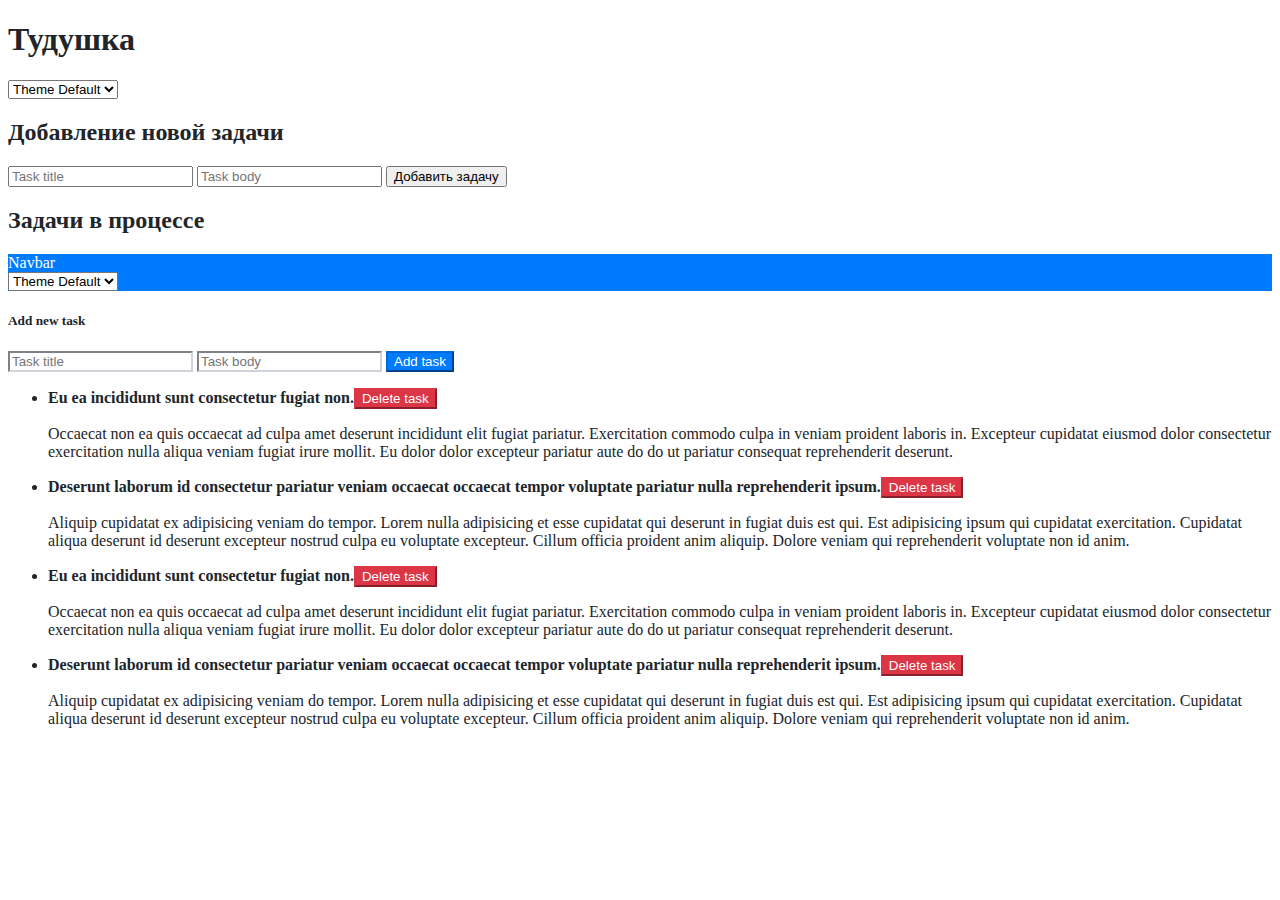
<file: index.html>
<!DOCTYPE html>
<html lang="ru">
<head>
    <meta charset="UTF-8">
    <meta http-equiv="X-UA-Compatible" content="IE=edge">
    <meta name="viewport" content="width=device-width, initial-scale=1.0">
    <!-- <link href="https://cdn.jsdelivr.net/npm/bootstrap@5.0.1/dist/css/bootstrap.min.css" rel="stylesheet" integrity="sha384-+0n0xVW2eSR5OomGNYDnhzAbDsOXxcvSN1TPprVMTNDbiYZCxYbOOl7+AMvyTG2x" crossorigin="anonymous"> -->
    <link rel="stylesheet" href="/css/style.css">
    <title>Todo list</title>
</head>
<body>
    <header class="header">
        <h1 class="header__title">Тудушка</h1>
        <form action="" class="header__form">
            <select id="themeSelect" class="header__select">
                <option value="default">Theme Default</option>
                <option value="light">Theme Light</option>
                <option value="dark">Theme Dark</option>
            </select>
        </form>
    </header>

    <section class="new-task">
        <div class="container">
            <h2 class="title">Добавление новой задачи</h2>
            <form name="addTask" class="new-task__form">
                <input
                    type="text"
                    name="title"
                    id="title"
                    class="new-task__input"
                    placeholder="Task title"
                >
                <input
                    type="text"
                    name="body"
                    id="body"
                    class="new-task__input"
                    placeholder="Task body"
                >
                <button type="submit" class="btn btn_task">
                    Добавить задачу
                </button>
            </form>
        </div>
    </section>

    <section class="tasks">
        <div class="container">
            <h2 class="title">Задачи в процессе</h2>
            <div class="tasks__wrapper">
                
            </div>
        </div>
    </section>




    <nav class="header navbar navbar-dark bg-primary">
        <a class="navbar-brand">Navbar</a>
        <form class="form-inline">
            <select id="themeSelect" class="form-select form-select-sm">
                <option value="default">Theme Default</option>
                <option value="light">Theme Light</option>
                <option value="dark">Theme Dark</option>
            </select>
        </form>
    </nav>

    <div class="form-section mt-5">
        <div class="container">
            <div class="row">
                <div class="col col-8 mx-auto">
                    <div class="card">
                        <div class="card-body">
                            <h5 class="card-title">Add new task</h5>
                            <form name="addTask">
                                <input
                                    type="text"
                                    name="title"
                                    id="title"
                                    class="form-control"
                                    placeholder="Task title"
                                >
                                <input
                                    type="text"
                                    name="body"
                                    id="body"
                                    class="form-control mt-3"
                                    placeholder="Task body"
                                >
                                <button type="submit" class="btn btn-primary mt-4">
                                    Add task
                                </button>
                            </form>
                        </div>
                    </div>
                </div>
            </div>
        </div>
    </div>
    
    <div class="task-list-section mt-5">
        <div class="container">
            <ul class="list-group"></ul>
        </div>
    </div>

    <script src="js/script.js"></script>
</body>
</html>
</file>
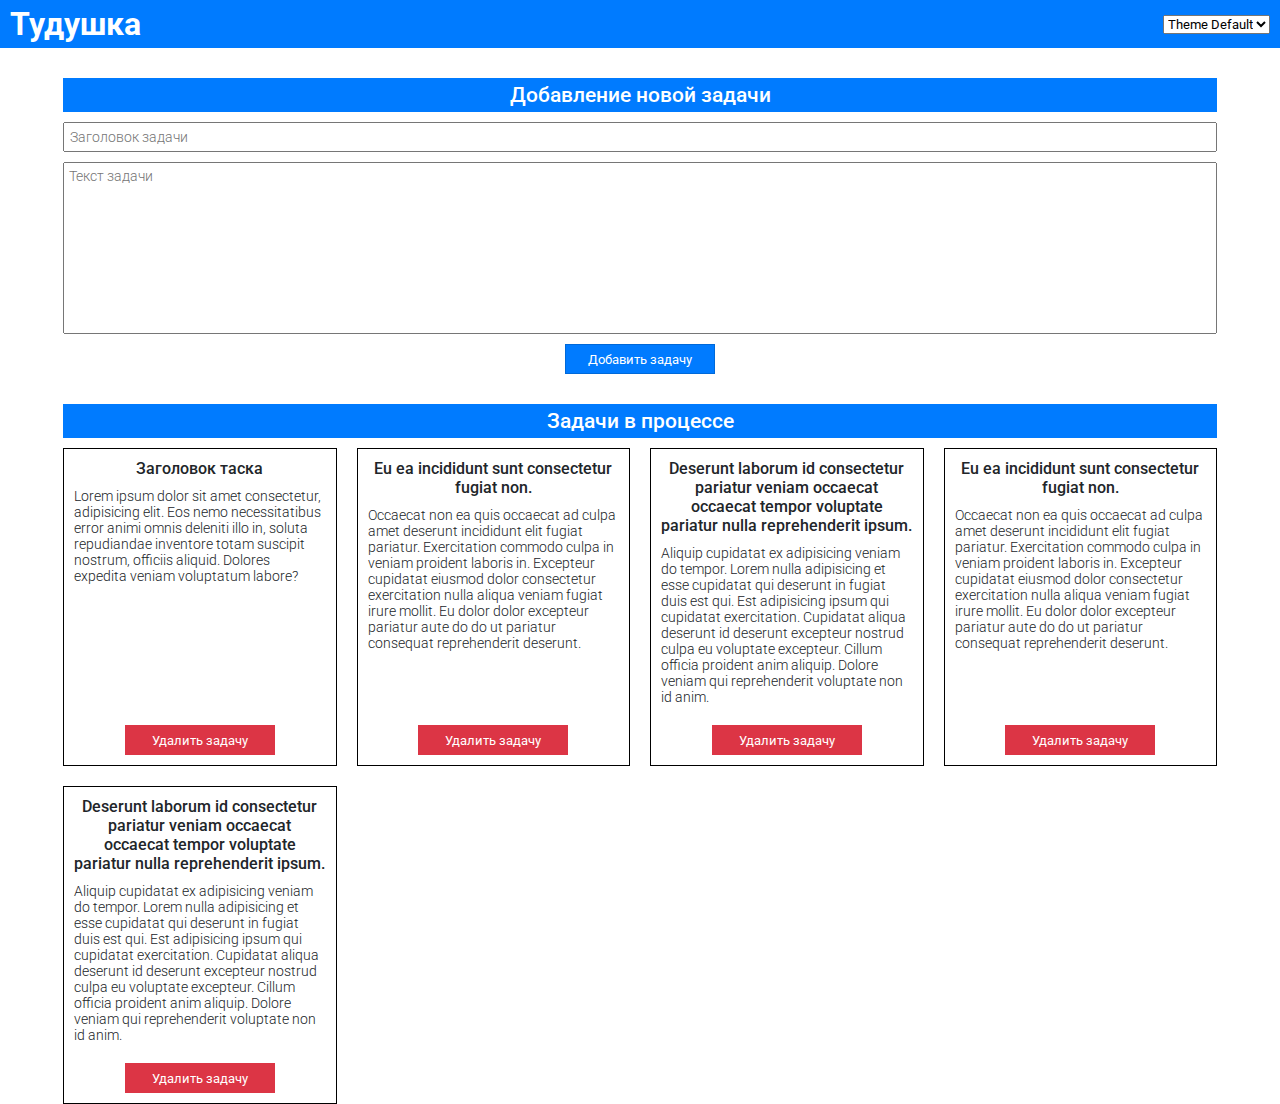
<file: src/index.html>
<!DOCTYPE html>
<html lang="ru">
<head>
    <meta charset="UTF-8">
    <meta http-equiv="X-UA-Compatible" content="IE=edge">
    <meta name="viewport" content="width=device-width, initial-scale=1.0">
    <!-- <link href="https://cdn.jsdelivr.net/npm/bootstrap@5.0.1/dist/css/bootstrap.min.css" rel="stylesheet" integrity="sha384-+0n0xVW2eSR5OomGNYDnhzAbDsOXxcvSN1TPprVMTNDbiYZCxYbOOl7+AMvyTG2x" crossorigin="anonymous"> -->
    <link rel="stylesheet" href="css/style.min.css">
    <title>Todo list</title>
</head>
<body>
    <header class="header">
        <h1 class="header__title">Тудушка</h1>
        <form action="" class="header__form">
            <select id="themeSelect" class="header__select">
                <option value="default">Theme Default</option>
                <option value="light">Theme Light</option>
                <option value="dark">Theme Dark</option>
            </select>
        </form>
    </header>

    <section class="new-task">
        <div class="container">
            <h2 class="title">Добавление новой задачи</h2>
            <form name="addTask" class="new-task__form">
                <input
                    type="text"
                    name="title"
                    id="title"
                    class="new-task__input"
                    placeholder="Заголовок задачи"
                >
                <textarea
                    type="text"
                    name="body"
                    id="body"
                    rows="10"
                    class="new-task__input"
                    placeholder="Текст задачи"></textarea>
                <!-- <input
                    type="text"
                    name="body"
                    id="body"
                    class="new-task__input"
                    placeholder="Task body"
                > -->
                <button type="submit" class="btn btn_task">
                    Добавить задачу
                </button>
            </form>
        </div>
    </section>

    <section class="tasks">
        <div class="container">
            <h2 class="title">Задачи в процессе</h2>
            <div class="tasks__wrapper">
                <div class="tasks__item">
                    <div class="tasks__item-wrapper">
                        <div class="tasks__item-title">Заголовок таска</div>
                        <div class="tasks__item-body">Lorem ipsum dolor sit amet consectetur, adipisicing elit. Eos nemo necessitatibus error animi omnis deleniti illo in, soluta repudiandae inventore totam suscipit nostrum, officiis aliquid. Dolores expedita veniam voluptatum labore?</div>
                    </div>
                    <button class="btn btn-delete">Удалить задачу</button>
                </div>
            </div>
        </div>
    </section>




    <!-- <nav class="header navbar navbar-dark bg-primary">
        <a class="navbar-brand">Navbar</a>
        <form class="form-inline">
            <select id="themeSelect" class="form-select form-select-sm">
                <option value="default">Theme Default</option>
                <option value="light">Theme Light</option>
                <option value="dark">Theme Dark</option>
            </select>
        </form>
    </nav>

    <div class="form-section mt-5">
        <div class="container">
            <div class="row">
                <div class="col col-8 mx-auto">
                    <div class="card">
                        <div class="card-body">
                            <h5 class="card-title">Add new task</h5>
                            <form name="addTask">
                                <input
                                    type="text"
                                    name="title"
                                    id="title"
                                    class="form-control"
                                    placeholder="Task title"
                                >
                                <input
                                    type="text"
                                    name="body"
                                    id="body"
                                    class="form-control mt-3"
                                    placeholder="Task body"
                                >
                                <button type="submit" class="btn btn-primary mt-4">
                                    Add task
                                </button>
                            </form>
                        </div>
                    </div>
                </div>
            </div>
        </div>
    </div>
    
    <div class="task-list-section mt-5">
        <div class="container">
            <ul class="list-group"></ul>
        </div>
    </div> -->

    <script src="js/script.js"></script>
</body>
</html>
</file>
<file: css/style.css>
:root {
    --base-text-color: #212529;
    --header-bg: #007bff;
    --header-text-color: #fff;
    --default-btn-bg: #007bff;
    --default-btn-text-color: #fff;
    --default-btn-hover-bg: #0069d9;
    --default-btn-border-color: #0069d9;
    --danger-btn-bg: #dc3545;
    --danger-btn-text-color: #fff;
    --danger-btn-hover-bg: #bd2130;
    --danger-btn-border-color: #dc3545;
    --input-border-color: #ced4da;
    --input-bg-color: #fff;
    --input-text-color: #495057;
    --input-focus-bg-color: #fff;
    --input-focus-text-color: #495057;
    --input-focus-border-color: #80bdff;
    --input-focus-box-shadow: 0 0 0 0.2rem rgba(0, 123, 255, 0.25);
}

body {
    color: var(--base-text-color);
}

.navbar {
    background-color: var(--header-bg) !important;
}

.header .navbar-brand {
    color: var(--header-text-color) !important;
}
  
.btn.btn-primary,
.btn-primary:not(:disabled):not(.disabled):active {
    color: var(--default-btn-text-color);
    background-color: var(--default-btn-bg);
    border-color: var(--default-btn-border-color);
}
.btn-primary:not(:disabled):not(.disabled):active:focus {
    box-shadow: var(--default-btn-focus-box-shadow);
}
.btn.btn-primary:hover {
    color: var(--default-btn-text-color);
    background-color: var(--default-btn-hover-bg);
    border-color: var(--default-btn-border-color);
}
  
.btn.btn-danger,
.btn-danger:not(:disabled):not(.disabled):active {
    color: var(--danger-btn-text-color);
    background-color: var(--danger-btn-bg);
    border-color: var(--danger-btn-border-color);
}
  
.btn.btn-danger:hover {
    color: var(--danger-btn-text-color);
    background-color: var(--danger-btn-hover-bg);
    border-color: var(--danger-btn-border-color);
}
  
.form-control {
    background: var(--input-bg-color);
    border-color: var(--input-border-color);
    color: var(--input-text-color);
}
  
.form-control:focus {
    color: var(--input-focus-text-color);
    background-color: var(--input-focus-bg-color);
    border-color: var(--input-focus-border-color);
    box-shadow: var(--input-focus-box-shadow);
}
</file>
<file: src/css/style.min.css>
@import url("https://fonts.googleapis.com/css2?family=Roboto:wght@300;500;700&display=swap");:root{--base-text-color: #212529;--header-bg: #007bff;--header-text-color: #fff;--default-btn-bg: #007bff;--default-btn-text-color: #fff;--default-btn-hover-bg: #0069d9;--default-btn-border-color: #0069d9;--danger-btn-bg: #dc3545;--danger-btn-text-color: #fff;--danger-btn-hover-bg: #bd2130;--danger-btn-border-color: #dc3545;--input-border-color: #ced4da;--input-bg-color: #fff;--input-text-color: #495057;--input-focus-bg-color: #fff;--input-focus-text-color: #495057;--input-focus-border-color: #80bdff;--input-focus-box-shadow: 0 0 0 0.2rem rgba(0, 123, 255, 0.25)}*{font-family:'Roboto', sans-serif;margin:0;padding:0}body{position:relative;color:var(--base-text-color)}.title{margin-bottom:10px;padding:5px 0;text-align:center;background-color:var(--header-bg);color:var(--header-text-color);font-size:21px;font-weight:500}.btn{display:block;margin:0 auto;background-color:var(--default-btn-bg);color:var(--default-btn-text-color);height:30px;width:150px;border:1px solid var(--default-btn-border-color);cursor:pointer}.btn:hover{background-color:var(--default-btn-hover-bg)}.btn-delete{background-color:var(--danger-btn-bg);color:var(--danger-btn-text-color);border:1px solid var(--danger-btn-border-color);bottom:10px}.btn-delete:hover{background-color:var(--danger-btn-hover-bg)}.container{width:1154px;margin:0 auto}.header{background-color:var(--header-bg);color:var(--header-text-color);display:-webkit-box;display:-ms-flexbox;display:flex;-webkit-box-pack:justify;-ms-flex-pack:justify;justify-content:space-between;-webkit-box-align:center;-ms-flex-align:center;align-items:center;padding:5px 10px}.new-task{padding:30px 0}.new-task__input{display:block;-webkit-box-sizing:border-box;box-sizing:border-box;width:100%;margin:0 auto;margin-bottom:10px;padding:5px;font-weight:300;font-size:14px}.new-task #body{min-height:auto;resize:none}.tasks{position:relative}.tasks__wrapper{display:-ms-grid;display:grid;-ms-grid-columns:(auto)[4];grid-template-columns:repeat(4, auto);grid-auto-rows:auto;gap:20px}.tasks__item{padding:10px;border:1px black solid;position:relative;display:-webkit-box;display:-ms-flexbox;display:flex;-webkit-box-orient:vertical;-webkit-box-direction:normal;-ms-flex-direction:column;flex-direction:column;-webkit-box-pack:justify;-ms-flex-pack:justify;justify-content:space-between}.tasks__item-wrapper{margin-bottom:20px}.tasks__item-title{font-weight:500;margin-bottom:10px;text-align:center;font-size:16px}.tasks__item-body{font-weight:300;font-size:14px}
/*# sourceMappingURL=style.min.css.map */
</file>
